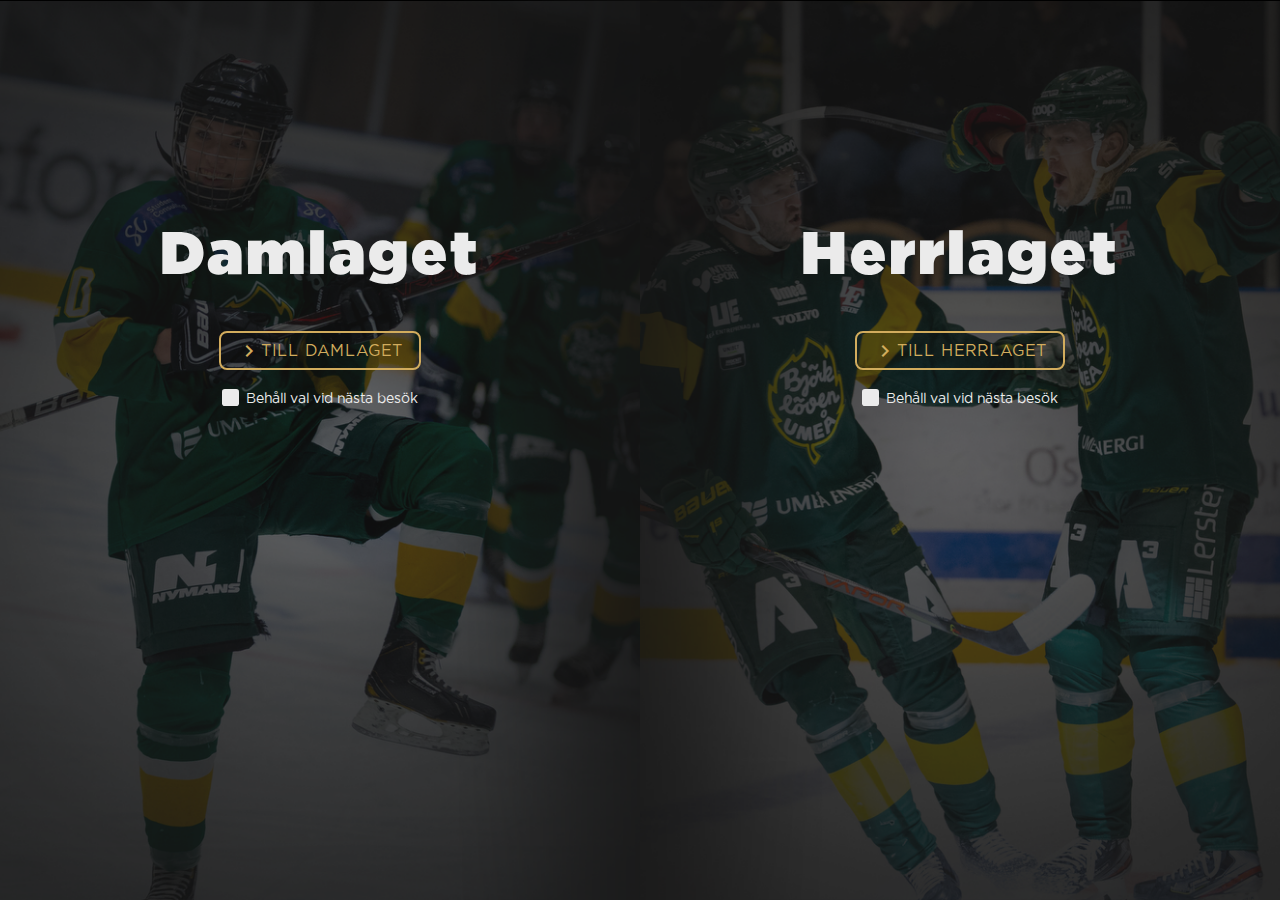
<file: index.html>
<!DOCTYPE html>
<html lang="sv">
  <head>
    <meta charset="UTF-8">
    <meta name="viewport" content="width=device-width, initial-scale=1.0">
    <meta name="description" content="Välkommen till hela Umeås hockeylag.">
    <meta name="keywords" content="Björklöven, Löven, Green Devils, Hockey, Ishockey, Umeå">
    <meta name="author" content="Fredric Birgersson">
    <link rel="stylesheet" href="css/style.css">
    <link rel="stylesheet" href="css/responsiveness.css">
    <link rel="shortcut icon" type="image/x-icon" href="favicon.ico">
    <link href="https://fonts.googleapis.com/icon?family=Material+Icons" rel="stylesheet">
    <title>IF Björklöven | Välkommen!</title>
  </head>

  <body>
    <!-- Index page background -->
    <div class="index-bg">
      <div class="index-bg-1">
        <h1>Damlaget</h1>
        <a href="ladies.html" class="btn-secondary"><i class="material-icons icon-align-to-text">chevron_right</i>TILL DAMLAGET</a>
        <form> 
          <input type="checkbox" name="ladies" value="ladies" id="ladies">
          <label for="ladies">Behåll val vid nästa besök</label> 
        </form>
      </div>

      <div class="index-bg-2">
        <h1>Herrlaget</h1>
        <a href="mens.html" class="btn-secondary"><i class="material-icons icon-align-to-text">chevron_right</i>TILL HERRLAGET</a>
        <form> 
          <input type="checkbox" name="mens" value="mens" id="mens">
          <label for="mens">Behåll val vid nästa besök</label> 
        </form>
      </div>

      <!-- <audio controls>
        <source src="/sound/ifb-audio.mp3" type="audio/mpeg">
      Your browser does not support the audio element.
      </audio> -->
    </div>
  </body>
  
</html>
</file>
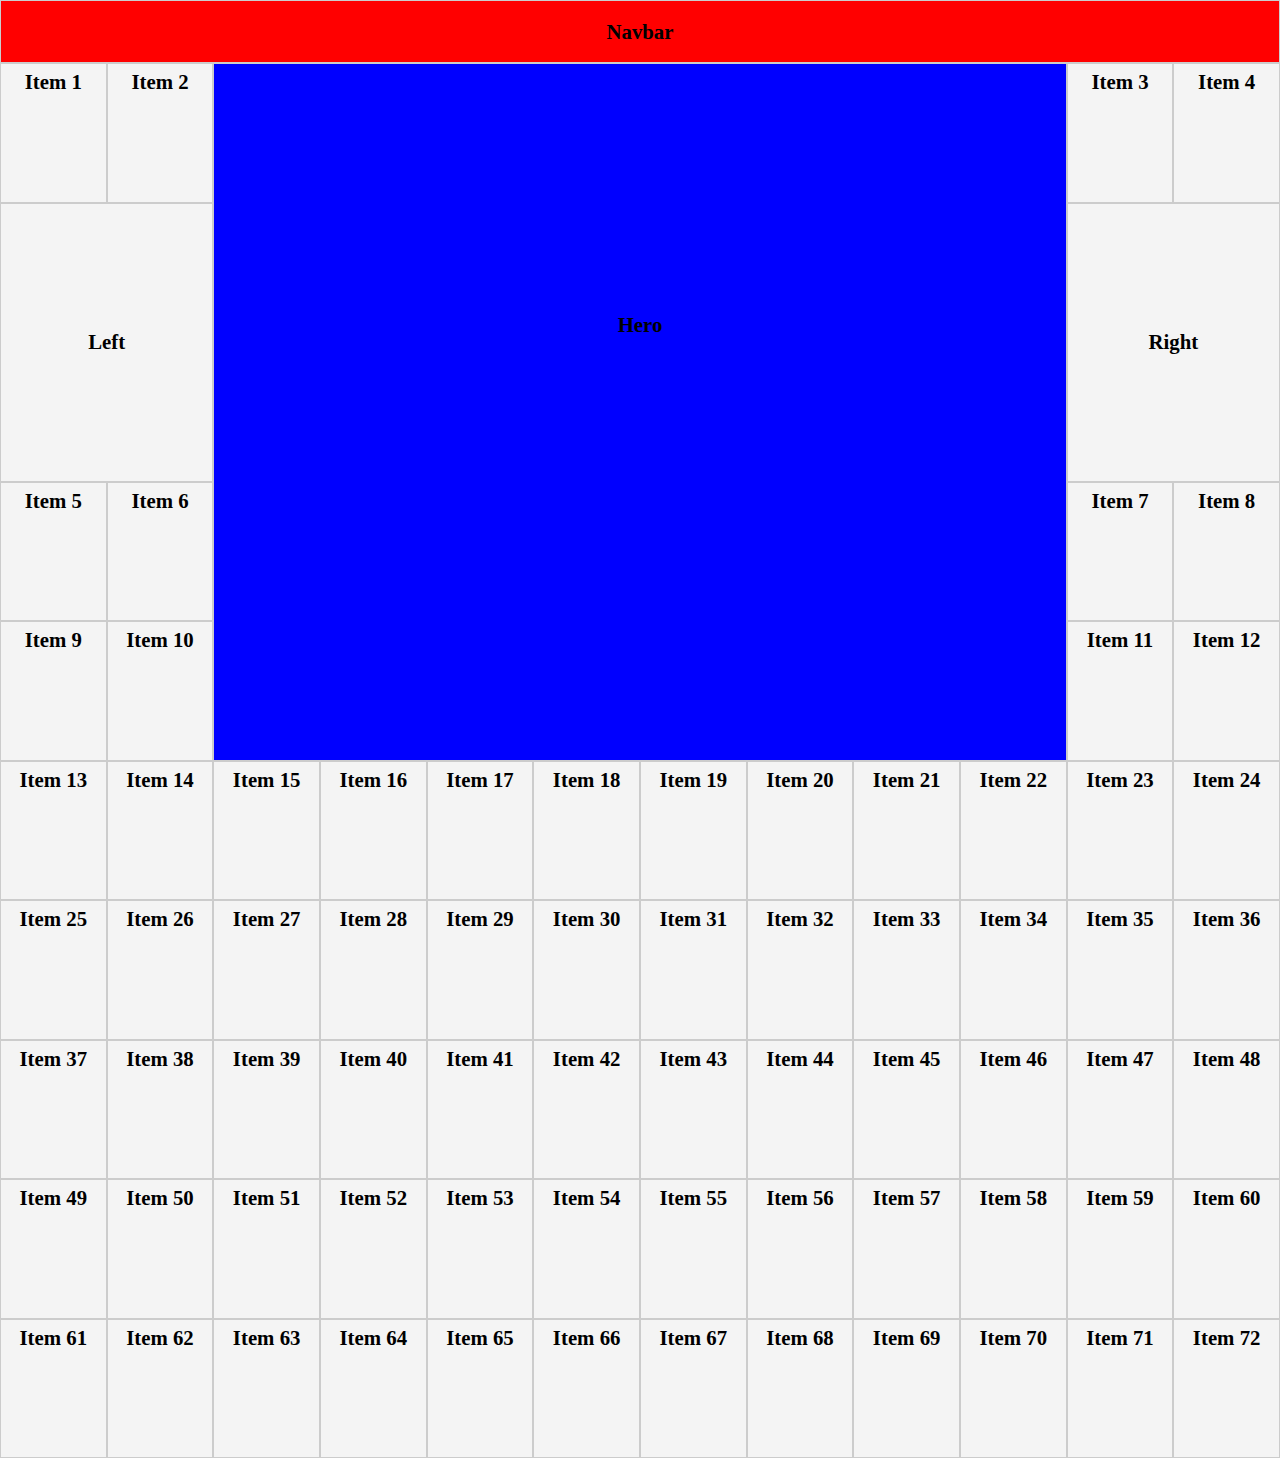
<file: grid-template.html>
<!DOCTYPE html>
<html lang="en">
<head>
  <meta charset="UTF-8">
  <meta name="viewport" content="width=device-width, initial-scale=1.0">
  <meta http-equiv="X-UA-Compatible" content="ie=edge">
  <title>Grid Span</title>
  <style>
    * {
      margin: 0;
      padding: 0;
      box-sizing: border-box;
    }
    .container {
      max-width: 1366px;
      margin: auto;
    }

    .grid {
      display: grid;
      grid-template-columns: repeat(12, 1fr);
      /* grid-gap: 1vh; */
      
    }

    .item {
      padding: 6px;
      border: #ccc 1px solid;
      background: #f4f4f4;
      font-size: 1.3rem;
      font-weight: bold;
      text-align: center;
      height: 15.5vh;
      
    }

    .hero {
      background: blue;
      height: 77.5vh;
      grid-column: 3 / span 8;
      grid-row: 2 / span 5;

      /* Centrera innehållet i cellen */
      display: flex;
      justify-content: center; /* Horisontellt */
      align-items: center; /* Vertikalt */
      padding-bottom: 20vh;
    }

    .navbar {
      /* grid-column-start: 1;
      grid-column-end: 4;

      grid-row-start: 1;
      grid-row-end: 3; */

      grid-column: 1 / span 12;
      height: 7vh;

      background: red;

      /* Centrera innehållet i cellen */
      display: flex;
      justify-content: center; /* Horisontellt */
      align-items: center; /* Vertikalt */
    }

    .left {
      grid-column: 1 / span 2;
      grid-row: 3 / span 2;
      height: 31vh;

      /* Centrera innehållet i cellen */
      display: flex;
      justify-content: center; /* Horisontellt */
      align-items: center; /* Vertikalt */
    }

    .right {
      grid-column: 11 / span 2;
      grid-row: 3 / span 2;
      height: 31vh;

      /* Centrera innehållet i cellen */
      display: flex;
      justify-content: center; /* Horisontellt */
      align-items: center; /* Vertikalt */
    }



  </style>
</head>
<body>
  <div class="container">

  <div class="grid">
    <div class="item navbar">Navbar


    </div>
    <div class="item hero">Hero</div>
    <aside class="item left">Left</aside>
    <aside class="item right">Right</aside>

    <div class="item">Item 1</div>
    <div class="item">Item 2</div>
    <div class="item">Item 3</div>
    <div class="item">Item 4</div>
    <div class="item">Item 5</div>
    <div class="item">Item 6</div>
    <div class="item">Item 7</div>
    <div class="item">Item 8</div>
    <div class="item">Item 9</div>
    <div class="item">Item 10</div>
    <div class="item">Item 11</div>
    <div class="item">Item 12</div>
    <div class="item">Item 13</div>
    <div class="item">Item 14</div>
    <div class="item">Item 15</div>
    <div class="item">Item 16</div>
    <div class="item">Item 17</div>
    <div class="item">Item 18</div>
    <div class="item">Item 19</div>
    <div class="item">Item 20</div>
    <div class="item">Item 21</div>
    <div class="item">Item 22</div>
    <div class="item">Item 23</div>
    <div class="item">Item 24</div>
    <div class="item">Item 25</div>
    <div class="item">Item 26</div>
    <div class="item">Item 27</div>
    <div class="item">Item 28</div>
    <div class="item">Item 29</div>
    <div class="item">Item 30</div>
    <div class="item">Item 31</div>
    <div class="item">Item 32</div>
    <div class="item">Item 33</div>
    <div class="item">Item 34</div>
    <div class="item">Item 35</div>
    <div class="item">Item 36</div>
    <div class="item">Item 37</div>
    <div class="item">Item 38</div>
    <div class="item">Item 39</div>
    <div class="item">Item 40</div>
    <div class="item">Item 41</div>
    <div class="item">Item 42</div>
    <div class="item">Item 43</div>
    <div class="item">Item 44</div>
    <div class="item">Item 45</div>
    <div class="item">Item 46</div>
    <div class="item">Item 47</div>
    <div class="item">Item 48</div>
    <div class="item">Item 49</div>
    <div class="item">Item 50</div>
    <div class="item">Item 51</div>
    <div class="item">Item 52</div>
    <div class="item">Item 53</div>
    <div class="item">Item 54</div>
    <div class="item">Item 55</div>
    <div class="item">Item 56</div>
    <div class="item">Item 57</div>
    <div class="item">Item 58</div>
    <div class="item">Item 59</div>
    <div class="item">Item 60</div>
    <div class="item">Item 61</div>
    <div class="item">Item 62</div>
    <div class="item">Item 63</div>
    <div class="item">Item 64</div>
    <div class="item">Item 65</div>
    <div class="item">Item 66</div>
    <div class="item">Item 67</div>
    <div class="item">Item 68</div>
    <div class="item">Item 69</div>
    <div class="item">Item 70</div>
    <div class="item">Item 71</div>
    <div class="item">Item 72</div>
  </div>

</div>
</body>
</html>
</file>
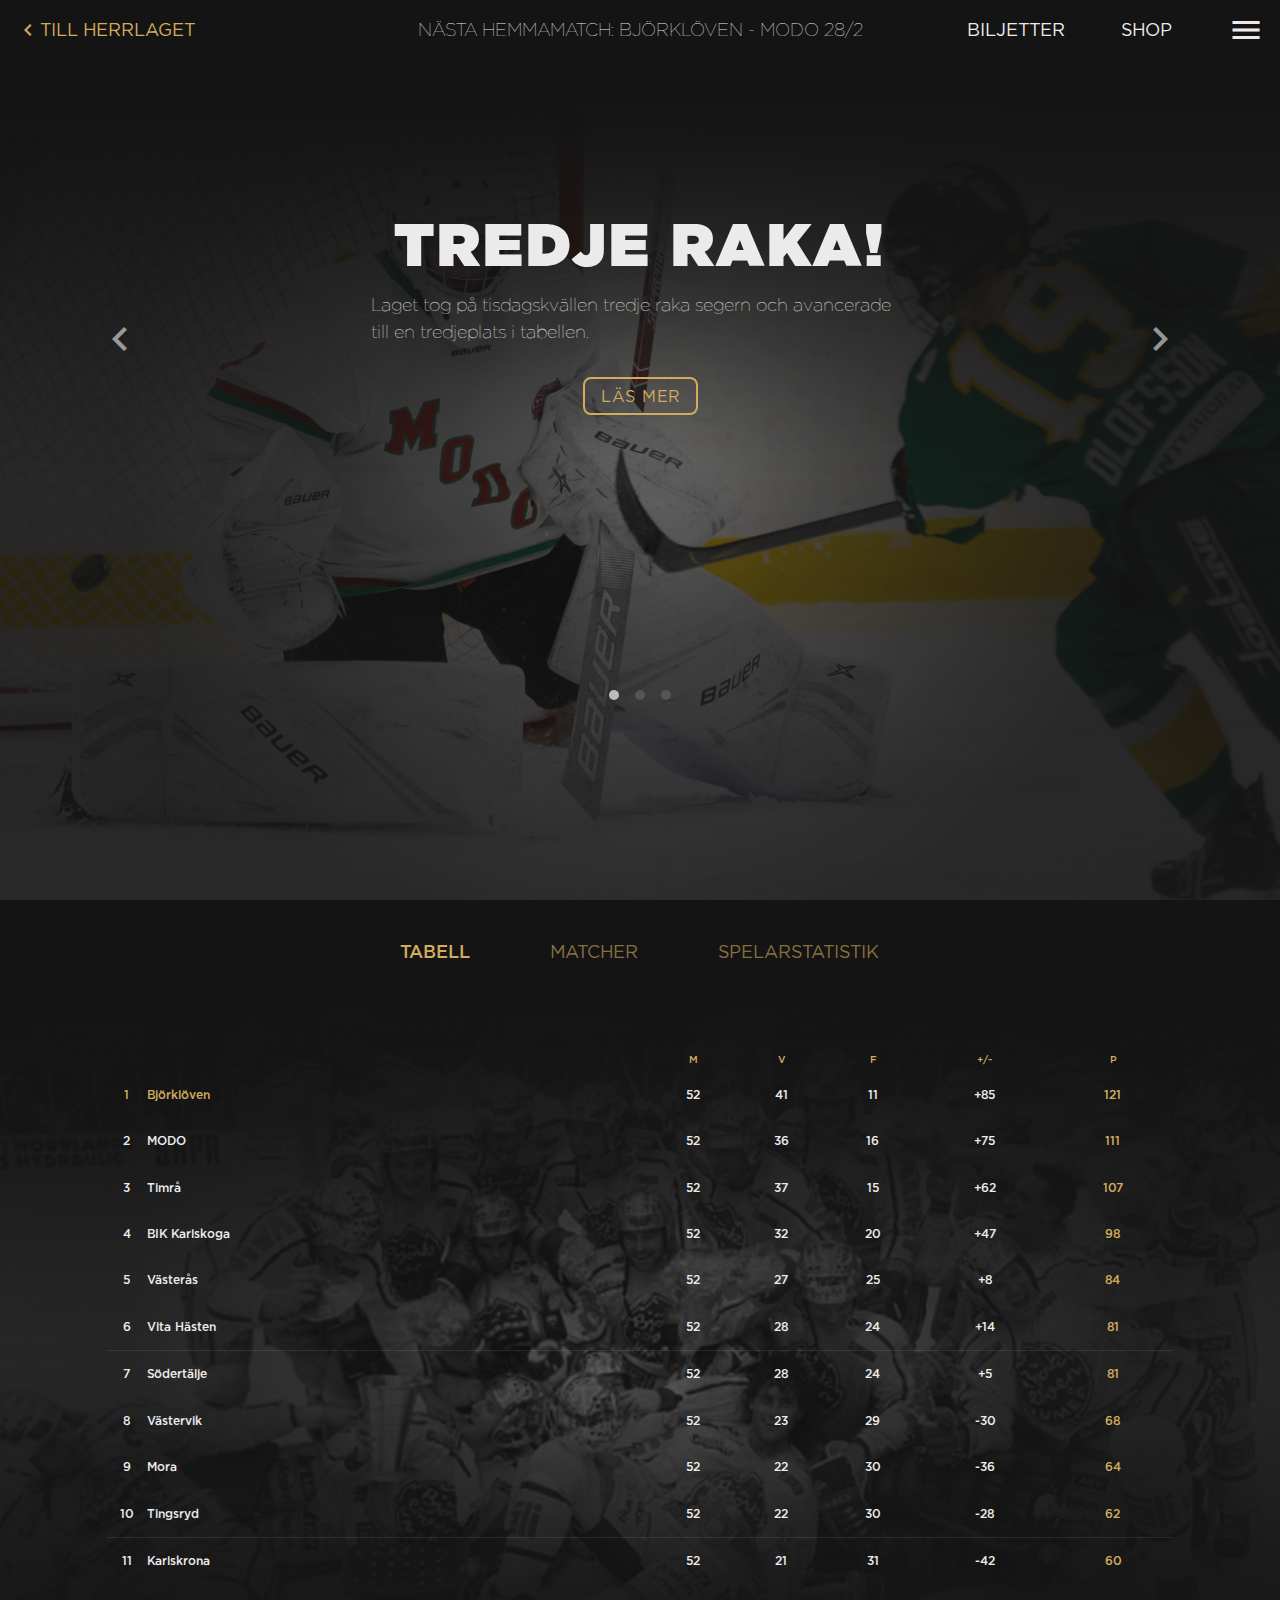
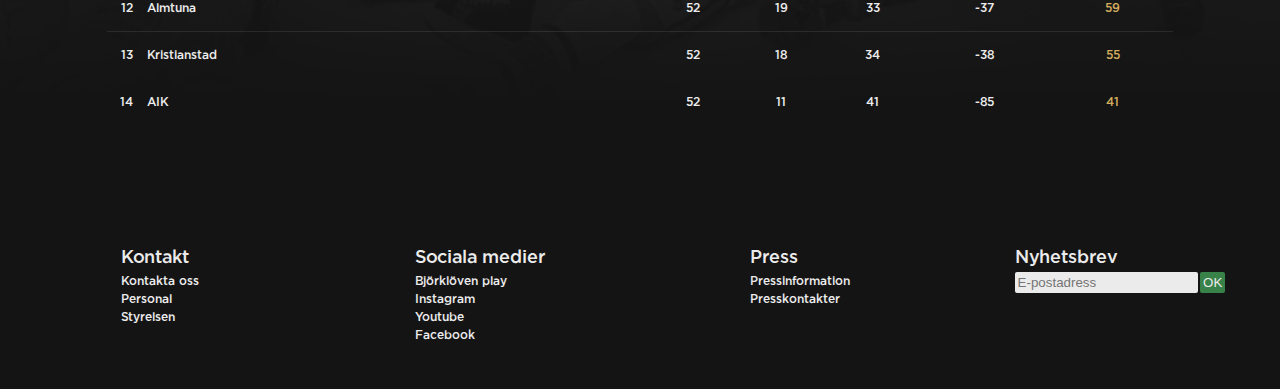
<file: ladies.html>
<!DOCTYPE html>
<html lang="sv">
<head>
  <meta charset="UTF-8">
  <meta name="viewport" content="width=device-width, initial-scale=1.0">
  <meta name="description" content="Välkommen till IF Björklöven herrars officiella hemsida.">
  <meta name="keywords" content="Björklöven, Löven, Green Devils, Hockey, Ishockey, Umeå">
  <meta name="author" content="Fredric Birgersson">
  <link rel="stylesheet" href="css/style.css">
  <link rel="stylesheet" href="css/responsiveness.css">
  <link rel="shortcut icon" type="image/x-icon" href="favicon.ico">
  <link href="https://fonts.googleapis.com/icon?family=Material+Icons" rel="stylesheet">
  <title>IF Björklöven Dam | Välkommen!</title>
  <script
  src="https://code.jquery.com/jquery-3.5.1.min.js"
  integrity="sha256-9/aliU8dGd2tb6OSsuzixeV4y/faTqgFtohetphbbj0="
  crossorigin="anonymous" defer></script>
    <script src="/scripts/app.js" defer></script>
</head>
<body>
  <!-- Navigation bar -->
  <div class="container">
    <nav class="main-nav">
      <a href="mens.html" class="navbtn-ladies"><i class="material-icons icon-align-to-text">chevron_left</i>TILL HERRLAGET</a>
      <a href="#" class="next-game tickets-btn"><p>NÄSTA HEMMAMATCH: BJÖRKLÖVEN - MODO 28/2</p></a>
      <ul>
        <li><a href="#" class="navbtn-primary not-implemented">BILJETTER</a></li>
        <li><a href="#" class="navbtn-secondary not-implemented">SHOP</a></li>
        <li><a href="#" id="hamburger"><i class="material-icons icon-align-to-text hamburger-menu md-36">menu</i></a></li>
      </ul>
    </nav>
  </div>

  <!-- First page sliding articles -->
  <div class="carousel">
    <div class="slider">

      <section>
        <div class="ladies-bg">
          <div class="text-content">
            <h1>TREDJE RAKA!</h1>
            <h2></h2>
            <p>Laget tog på tisdagskvällen tredje raka segern och avancerade till en tredjeplats i tabellen.</p>
            <span> <!-- Span to place buttons next to each other -->
              <!-- <a href="#" class="btn-primary tickets-btn">KÖP BILJETT</a> -->
              <a href="#" class="btn-secondary not-implemented">LÄS MER</a>
            </span>
          </div>
        </div>
      </section>

      <section>
        <div class="ladies-bg">
          <div class="text-content">
            <h1>TREDJE RAKA!</h1>
            <h2></h2>
            <p>Laget tog på tisdagskvällen tredje raka segern och avancerade till en tredjeplats i tabellen.</p>
            <span> <!-- Span to place buttons next to each other -->
              <!-- <a href="#" class="btn-primary tickets-btn">KÖP BILJETT</a> -->
              <a href="#" class="btn-secondary not-implemented">LÄS MER</a>
            </span>
          </div>
        </div>
      </section>

      <section>
        <div class="ladies-bg">
          <div class="text-content">
            <h1>TREDJE RAKA!</h1>
            <h2></h2>
            <p>Laget tog på tisdagskvällen tredje raka segern och avancerade till en tredjeplats i tabellen.</p>
            <span> <!-- Span to place buttons next to each other -->
              <!-- <a href="#" class="btn-primary tickets-btn">KÖP BILJETT</a> -->
              <a href="#" class="btn-secondary not-implemented">LÄS MER</a>
            </span>
          </div>
        </div>
      </section>

    </div> <!-- Slider -->
    <div class="controls">
      
      <span class="chevron left"><i class="material-icons md-48">chevron_left</i></span>
      <span class="chevron right"><i class="material-icons md-48">chevron_right</i></span>
      
      <ul>
        <li class="selected"></li>
        <li></li>
        <li></li>
      </ul>
    </div> 

  </div> <!-- carousel -->
        


  <!-- Table and statistics -->
  <section id="statistics">
    <div class="statistics-bg">
      <div class="container">
        <div class="grid">
          <div class="statistics-menu">
            <ul>
              <li><a href="#statistics"><h3 style="font-weight: 400;">TABELL</h3></a></li>
              <li><a href="#statistics" class="not-implemented"><h3 style="opacity: 0.6;">MATCHER</h3></a></li>
              <li><a href="#statistics" class="not-implemented"><h3 style="opacity: 0.6;">SPELARSTATISTIK</h3></a></li>
            </ul>
            
          </div>
          <table>
            <tr class="heading">
              <th></th>
              <th></th>
              <th>M</th>
              <th>V</th>
              <th>F</th>
              <th>+/-</th>
              <th>P</th>
            </tr>
            <tr>
              <td class="ranking ifb">1</td>
              <td class="left-align ifb">Björklöven</td>
              <td>52</td>
              <td>41</td>
              <td>11</td>
              <td>+85</td>
              <td class="points">121</td>
            </tr>
            <tr>
              <td>2</td>
              <td class="left-align">MODO</td>
              <td>52</td>
              <td>36</td>
              <td>16</td>
              <td>+75</td>
              <td class="points">111</td>
            </tr>
            <tr>
              <td>3</td>
              <td class="left-align">Timrå</td>
              <td>52</td>
              <td>37</td>
              <td>15</td>
              <td>+62</td>
              <td class="points">107</td>
            </tr>
            <tr>
              <td>4</td>
              <td class="left-align">BIK Karlskoga</td>
              <td>52</td>
              <td>32</td>
              <td>20</td>
              <td>+47</td>
              <td class="points">98</td>
            </tr>
            <tr>
              <td>5</td>
              <td class="left-align">Västerås</td>
              <td>52</td>
              <td>27</td>
              <td>25</td>
              <td>+8</td>
              <td class="points">84</td>
            </tr>
            <tr class="border">
              <td>6</td>
              <td class="left-align">Vita Hästen</td>
              <td>52</td>
              <td>28</td>
              <td>24</td>
              <td>+14</td>
              <td class="points">81</td>
            </tr>
            <tr>
              <td>7</td>
              <td class="left-align">Södertälje</td>
              <td>52</td>
              <td>28</td>
              <td>24</td>
              <td>+5</td>
              <td class="points">81</td>
            </tr>
            <tr>
              <td>8</td>
              <td class="left-align">Västervik</td>
              <td>52</td>
              <td>23</td>
              <td>29</td>
              <td>-30</td>
              <td class="points">68</td>
            </tr>
            <tr>
              <td>9</td>
              <td class="left-align">Mora</td>
              <td>52</td>
              <td>22</td>
              <td>30</td>
              <td>-36</td>
              <td class="points">64</td>
            </tr>
            <tr class="border">
              <td>10</td>
              <td class="left-align">Tingsryd</td>
              <td>52</td>
              <td>22</td>
              <td>30</td>
              <td>-28</td>
              <td class="points">62</td>
            </tr>
            <tr>
              <td>11</td>
              <td class="left-align">Karlskrona</td>
              <td>52</td>
              <td>21</td>
              <td>31</td>
              <td>-42</td>
              <td class="points">60</td>
            </tr>
            <tr class="border">
              <td>12</td>
              <td class="left-align">Almtuna</td>
              <td>52</td>
              <td>19</td>
              <td>33</td>
              <td>-37</td>
              <td class="points">59</td>
            </tr>
            <tr>
              <td>13</td>
              <td class="left-align">Kristianstad</td>
              <td>52</td>
              <td>18</td>
              <td>34</td>
              <td>-38</td>
              <td class="points">55</td>
            </tr>
            <tr>
              <td>14</td>
              <td class="left-align">AIK</td>
              <td>52</td>
              <td>11</td>
              <td>41</td>
              <td>-85</td>
              <td class="points">41</td>
            </tr>
            
          </table>
        </div>
      </div>
    </div>
  </section>
  
  <footer>
    <div class="container flex">

      <div class="footer-column">
        <ul>
          <li><h3>Kontakt</h3></li>
          <li><a href="#footer">Kontakta oss</a></li>
          <li><a href="#footer">Personal</a></li>
          <li><a href="#footer">Styrelsen</a></li>
        </ul>
      </div>
      
      <div class="footer-column">
        <ul>
          <li><h3>Sociala medier</h3></li>
          <li><a href="#footer">Björklöven play</a></li>
          <li><a href="#footer">Instagram</a></li>
          <li><a href="#footer">Youtube</a></li>
          <li><a href="#footer">Facebook</a></li>
        </ul>
      </div>
      
      <div class="footer-column">
        <ul>
          <li><h3>Press</h3></li>
          <li><a href="#footer">Pressinformation</a></li>
          <li><a href="#footer">Presskontakter</a></li>
        </ul>
      </div>

      <div class="footer-column">
        <ul>
          <li><h3>Nyhetsbrev</h3></li>
          <li>
            <form>
              <input type="text" name="mail" id="mail" placeholder="E-postadress">
              <input type="submit" value="OK">
            </form>
          </li>
        </ul>
      </div>
    </div>
  </footer>

  <!-- Tickets modal -->
  <div class="modal-backdrop">
  </div>
  <div class="modal tickets">
    <a href="#" class="modal-backbtn"><i class="material-icons">clear</i></a>
    <h2>BILJETTER</h2>
    <h3>Björklöven - Modo</h3>
    <h3 class="date">Fredag 28 Februari</h3>

    <form action="#">
      <table>
        <tr>
          <td class="ticket-form-c1">
            <div class="custom-select">
            <select name="nr-of-tickets" id="nr-of-tickets">
            <option value="0">0</option>
            <option value="1">1</option>
            <option value="2">2</option>
            <option value="3">3</option>
            <option value="4">4</option>
            <option value="5">5</option>
            <option value="6">6</option>
            <option value="7">7</option>
            <option value="8">8</option>
            <option value="9">9</option>
            <option value="10">10</option>
            </select>
          </div>
          </td>
          <td>
            <label for="nr-of-tickets"><p>Antal</p></label>
          </td>
        </tr>
        <tr>
          <td class="ticket-form-c1 radio-column">
            <input type="radio" id="sitting" name="ticket-type" value="sitting">
          </td>
          <td>
            <label for="male"><p>Sittplats</p></label><br>
          </td>
        </tr>
        <tr>
          <td class="ticket-form-c1 radio-column">
            <input type="radio" id="standing" name="ticket-type" value="standing">
          </td>
          <td>
            <label for="female"><p>Ståplats</p></label><br>
          </td>
        </tr>
      </table>
    </form>

    <div class="box">
      <ul>
        <li><p>Din order innehåller:</p></li>
        <li>&#8226;<p id="box-r1"></p></li>
        <li>&#8226;<p id="box-r2"></p></li>
      </ul>

      <div class="edit">
        <a href="#" class="edit-btn"><p>Ändra</p></a>
        <p> | </p>
        <a href="#" class="edit-btn"><p>Se arenakarta</p></a>
      </div>
    </div>

    <div class="price"><p><span class="grey">Totalbelopp </span> <span id="calculated-price">0</span> SEK</p></div>
    <a href="#" class="btn-primary payment-btn">TILL BETALNING</a>
  </div>

  <!-- Hamburger menu -->

  <!-- Background -->
  <div class="hamburger-bg">
    <!-- CSS Grid Container-->
    <div class="container">    
      <!-- CSS Grid-->
      <div class="grid">
        
        <!-- Navigation bar -->
        <nav id="menu-nav">
          <a href="mens.html"><i class="material-icons icon-align-to-text back-menu md-36">clear</i></a>
        </nav>
        <!-- Menu -->
        <section id="menu">
          <ul>
            <li><a href="#" class="not-implemented"><h1>BILJETTER</h1></a></li>
            <li><a href="#" class="not-implemented"><h1>SOUVENIRSHOP</h1></a></li>
            <li><a href="mens.html#statistics"><h1>TABELL & STATISTK</h1></a></li>
            <li><a href="#"><h1>NYHETER</h1></a></li>
            <li><a href="ladies.html"><h1>DAMLAGET</h1></a></li>
          </ul>
        </section>

      </div>
    </div>
  </div>

  <!-- Not yet implemented modal -->
  <!-- bara att kalla på modal-backdrop, behöver ej köras igen -->
  <div class="modal not-implemented-modal">
    <a href="#" class="modal-backbtn"><i class="material-icons">clear</i></a>
    <h2>Whopsie!</h2>
    <p>This one is not yet implemented.</p>
    <img src="img/grimacing-emoji.png" alt="Whopsie!">
    <a href="#" class="btn-primary payment-btn later">I'LL CHECK IT OUT LATER</a>

  </div>
</body>
</html>
</file>
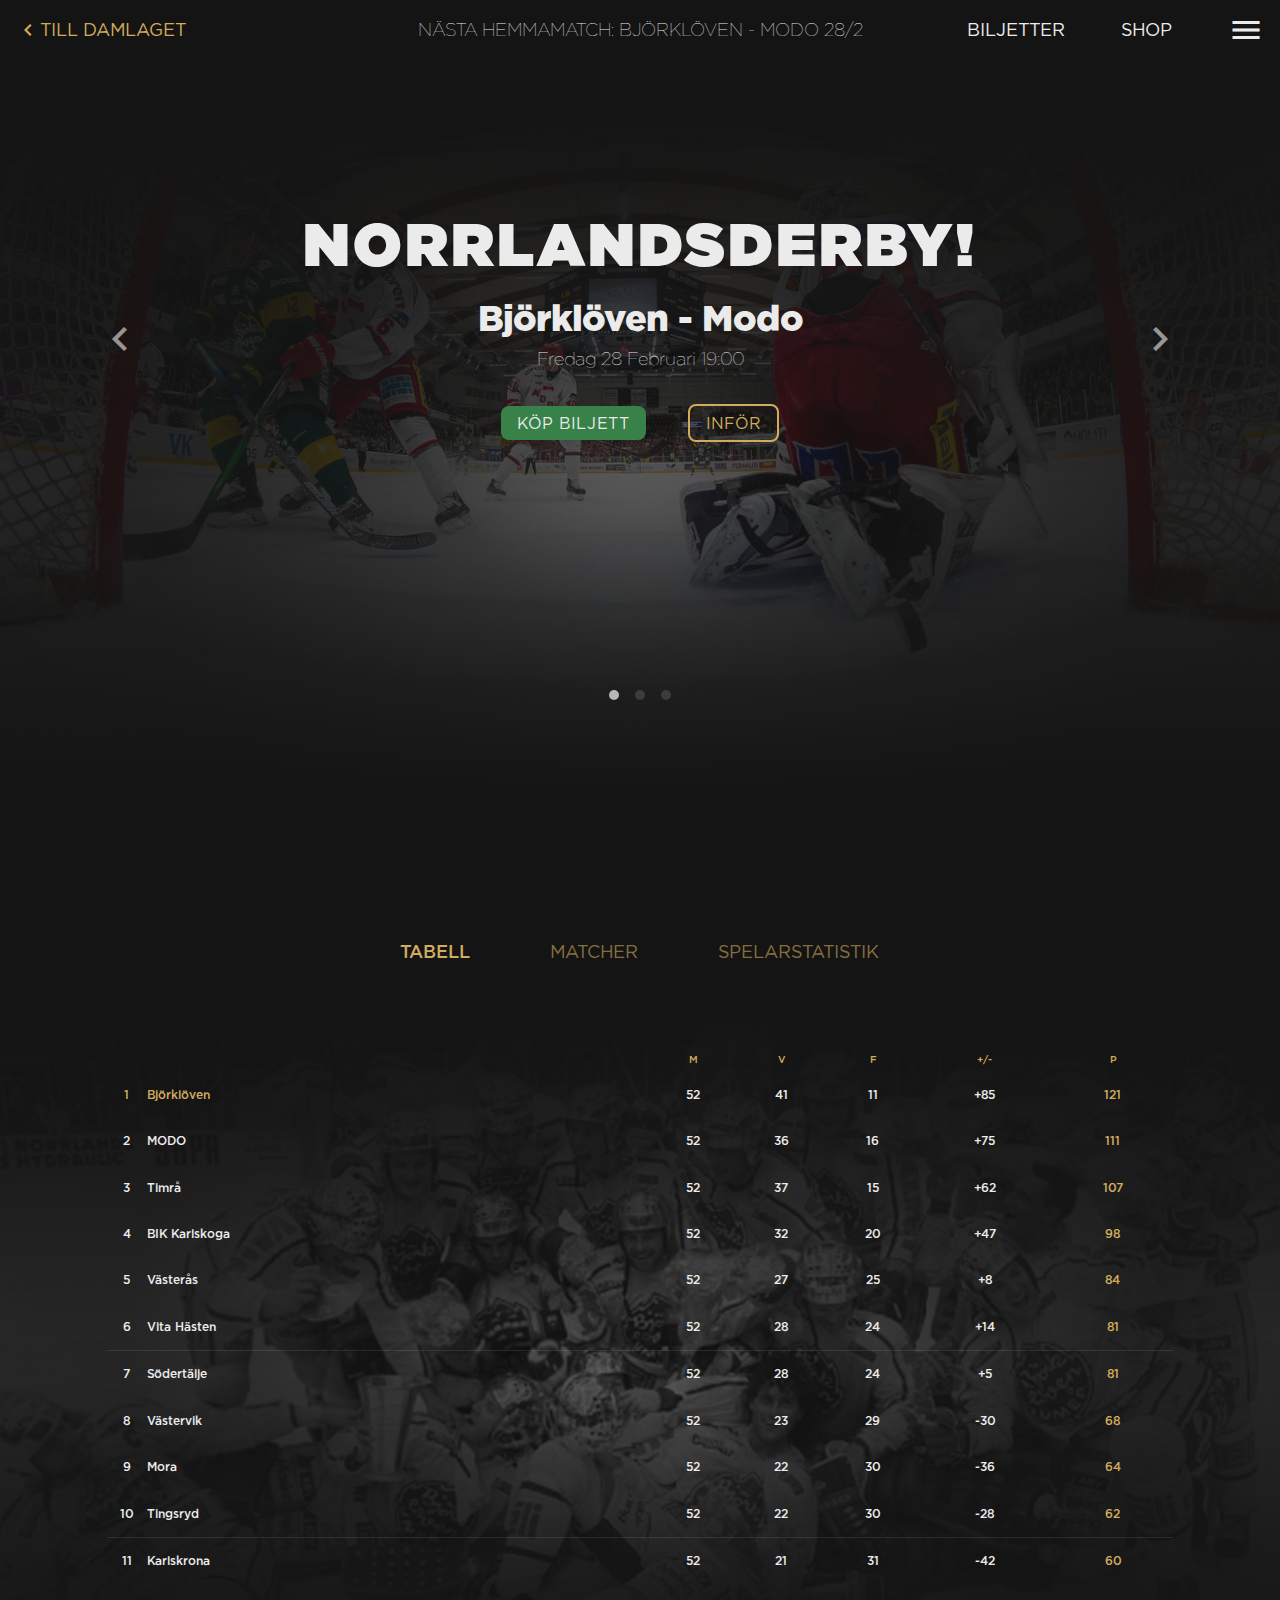
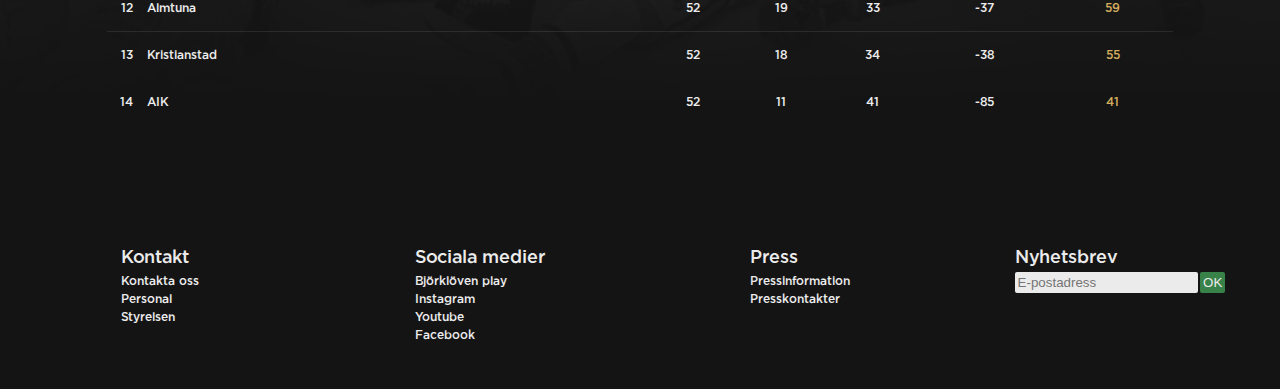
<file: mens.html>
<!DOCTYPE html>
<html lang="sv">
<head>
  <meta charset="UTF-8">
  <meta name="viewport" content="width=device-width, initial-scale=1.0">
  <meta name="description" content="Välkommen till IF Björklöven herrars officiella hemsida.">
  <meta name="keywords" content="Björklöven, Löven, Green Devils, Hockey, Ishockey, Umeå">
  <meta name="author" content="Fredric Birgersson">
  <link rel="stylesheet" href="css/style.css">
  <link rel="stylesheet" href="css/responsiveness.css">
  <link rel="shortcut icon" type="image/x-icon" href="favicon.ico">
  <link href="https://fonts.googleapis.com/icon?family=Material+Icons" rel="stylesheet">
  <title>IF Björklöven Herr | Välkommen!</title>
  <script
src="https://code.jquery.com/jquery-3.5.1.min.js"
integrity="sha256-9/aliU8dGd2tb6OSsuzixeV4y/faTqgFtohetphbbj0="
crossorigin="anonymous" defer></script>
  <script src="/scripts/app.js" defer></script>
</head>
<body>
  <!-- Navigation bar -->
  <div class="container">
    <nav class="main-nav">
      <a href="ladies.html" class="navbtn-ladies"><i class="material-icons icon-align-to-text">chevron_left</i>TILL DAMLAGET</a>
      <a href="#" class="next-game tickets-btn"><p>NÄSTA HEMMAMATCH: BJÖRKLÖVEN - MODO 28/2</p></a>
      <ul>
        <li><a href="#" class="navbtn-primary not-implemented">BILJETTER</a></li>
        <li><a href="#" class="navbtn-secondary not-implemented">SHOP</a></li>
        <li><a href="#" id="hamburger"><i class="material-icons icon-align-to-text hamburger-menu md-36">menu</i></a></li>
      </ul>
    </nav>
  </div>

  <!-- Front page background -->

  <!-- First page sliding articles -->
  <div class="carousel">
    <div class="slider">

      <section>
        <div class="hero-bg-1">
          <div class="text-content">
            <h1>NORRLANDSDERBY!</h1>
            <h2>Björklöven - Modo</h2>
            <p>Fredag 28 Februari 19:00</p>
            <span> <!-- Span to place buttons next to each other -->
              <a href="#" class="btn-primary tickets-btn">KÖP BILJETT</a>
              <a href="#" class="btn-secondary not-implemented">INFÖR</a>
            </span>
          </div>
        </div>
      </section>

      <section>
        <div class="hero-bg-2">
          <div class="text-content">
            <h1>NYTT I SHOPEN!</h1>
            <h2>Lucky Liss t-shirt!</h2>
            <p>Publikfavoriten Olle Liss har dedikerats en alldeles egen t-shirt. Souveniren finns endast i limiterad upplaga, skynda och köp innan den tar slut!</p>
            <span> <!-- Span to place buttons next to each other -->
              <a href="#" class="btn-secondary not-implemented">TILL SHOPEN</a>
            </span>
          </div>
        </div>
      </section>

      <section>
        <div class="hero-bg-3">
          <div class="text-content">
            <h1>SEGER MOT TIMRÅ!</h1>
            <h2></h2>
            <p>Björklöven tog på tisdagen tredje raka seger, mycket tack vare en fullsatt A3 Arena. Timrå stod för motståndet och slutresultatet skrevs till 4-1.</p>
            <span> <!-- Span to place buttons next to each other -->
              <a href="#" class="btn-secondary not-implemented">HÖJPUNKTER</a>
              <a href="#" class="btn-secondary not-implemented">LÄS MER</a>
            </span>
          </div>
        </div>
      </section>

    </div> <!-- Slider -->
    <div class="controls">
      
      <span class="chevron left"><i class="material-icons md-48">chevron_left</i></span>
      <span class="chevron right"><i class="material-icons md-48">chevron_right</i></span>
      
      <ul>
        <li class="selected"></li>
        <li></li>
        <li></li>
      </ul>
    </div> 

  </div> <!-- carousel -->
        


  <!-- Table and statistics -->
  <section id="statistics">
    <div class="statistics-bg">
      <div class="container">
        <div class="grid">
          <div class="statistics-menu">
            <ul>
              <li><a href="#statistics"><h3 style="font-weight: 400;">TABELL</h3></a></li>
              <li><a href="#statistics" class="not-implemented"><h3 style="opacity: 0.6;">MATCHER</h3></a></li>
              <li><a href="#statistics" class="not-implemented"><h3 style="opacity: 0.6;">SPELARSTATISTIK</h3></a></li>
            </ul>
            
          </div>
          <table>
            <tr class="heading">
              <th></th>
              <th></th>
              <th>M</th>
              <th>V</th>
              <th>F</th>
              <th>+/-</th>
              <th>P</th>
            </tr>
            <tr>
              <td class="ranking ifb">1</td>
              <td class="left-align ifb">Björklöven</td>
              <td>52</td>
              <td>41</td>
              <td>11</td>
              <td>+85</td>
              <td class="points">121</td>
            </tr>
            <tr>
              <td>2</td>
              <td class="left-align">MODO</td>
              <td>52</td>
              <td>36</td>
              <td>16</td>
              <td>+75</td>
              <td class="points">111</td>
            </tr>
            <tr>
              <td>3</td>
              <td class="left-align">Timrå</td>
              <td>52</td>
              <td>37</td>
              <td>15</td>
              <td>+62</td>
              <td class="points">107</td>
            </tr>
            <tr>
              <td>4</td>
              <td class="left-align">BIK Karlskoga</td>
              <td>52</td>
              <td>32</td>
              <td>20</td>
              <td>+47</td>
              <td class="points">98</td>
            </tr>
            <tr>
              <td>5</td>
              <td class="left-align">Västerås</td>
              <td>52</td>
              <td>27</td>
              <td>25</td>
              <td>+8</td>
              <td class="points">84</td>
            </tr>
            <tr class="border">
              <td>6</td>
              <td class="left-align">Vita Hästen</td>
              <td>52</td>
              <td>28</td>
              <td>24</td>
              <td>+14</td>
              <td class="points">81</td>
            </tr>
            <tr>
              <td>7</td>
              <td class="left-align">Södertälje</td>
              <td>52</td>
              <td>28</td>
              <td>24</td>
              <td>+5</td>
              <td class="points">81</td>
            </tr>
            <tr>
              <td>8</td>
              <td class="left-align">Västervik</td>
              <td>52</td>
              <td>23</td>
              <td>29</td>
              <td>-30</td>
              <td class="points">68</td>
            </tr>
            <tr>
              <td>9</td>
              <td class="left-align">Mora</td>
              <td>52</td>
              <td>22</td>
              <td>30</td>
              <td>-36</td>
              <td class="points">64</td>
            </tr>
            <tr class="border">
              <td>10</td>
              <td class="left-align">Tingsryd</td>
              <td>52</td>
              <td>22</td>
              <td>30</td>
              <td>-28</td>
              <td class="points">62</td>
            </tr>
            <tr>
              <td>11</td>
              <td class="left-align">Karlskrona</td>
              <td>52</td>
              <td>21</td>
              <td>31</td>
              <td>-42</td>
              <td class="points">60</td>
            </tr>
            <tr class="border">
              <td>12</td>
              <td class="left-align">Almtuna</td>
              <td>52</td>
              <td>19</td>
              <td>33</td>
              <td>-37</td>
              <td class="points">59</td>
            </tr>
            <tr>
              <td>13</td>
              <td class="left-align">Kristianstad</td>
              <td>52</td>
              <td>18</td>
              <td>34</td>
              <td>-38</td>
              <td class="points">55</td>
            </tr>
            <tr>
              <td>14</td>
              <td class="left-align">AIK</td>
              <td>52</td>
              <td>11</td>
              <td>41</td>
              <td>-85</td>
              <td class="points">41</td>
            </tr>
            
          </table>
        </div>
      </div>
    </div>
  </section>
  
  <footer>
    <div class="container flex">

      <div class="footer-column">
        <ul>
          <li><h3>Kontakt</h3></li>
          <li><a href="#footer">Kontakta oss</a></li>
          <li><a href="#footer">Personal</a></li>
          <li><a href="#footer">Styrelsen</a></li>
        </ul>
      </div>
      
      <div class="footer-column">
        <ul>
          <li><h3>Sociala medier</h3></li>
          <li><a href="#footer">Björklöven play</a></li>
          <li><a href="#footer">Instagram</a></li>
          <li><a href="#footer">Youtube</a></li>
          <li><a href="#footer">Facebook</a></li>
        </ul>
      </div>
      
      <div class="footer-column">
        <ul>
          <li><h3>Press</h3></li>
          <li><a href="#footer">Pressinformation</a></li>
          <li><a href="#footer">Presskontakter</a></li>
        </ul>
      </div>

      <div class="footer-column">
        <ul>
          <li><h3>Nyhetsbrev</h3></li>
          <li>
            <form>
              <input type="text" name="mail" id="mail" placeholder="E-postadress">
              <input type="submit" value="OK">
            </form>
          </li>
        </ul>
      </div>
    </div>
  </footer>

  <!-- Tickets modal -->
  <div class="modal-backdrop">
  </div>
  <div class="modal tickets">
    <a href="#" class="modal-backbtn"><i class="material-icons">clear</i></a>
    <h2>BILJETTER</h2>
    <h3>Björklöven - Modo</h3>
    <h3 class="date">Fredag 28 Februari</h3>

    <form action="#">
      <table>
        <tr>
          <td class="ticket-form-c1">
            <div class="custom-select">
            <select name="nr-of-tickets" id="nr-of-tickets">
            <option value="0">0</option>
            <option value="1">1</option>
            <option value="2">2</option>
            <option value="3">3</option>
            <option value="4">4</option>
            <option value="5">5</option>
            <option value="6">6</option>
            <option value="7">7</option>
            <option value="8">8</option>
            <option value="9">9</option>
            <option value="10">10</option>
            </select>
          </div>
          </td>
          <td>
            <label for="nr-of-tickets"><p>Antal</p></label>
          </td>
        </tr>
        <tr>
          <td class="ticket-form-c1 radio-column">
            <input type="radio" id="sitting" name="ticket-type" value="sitting">
          </td>
          <td>
            <label for="male"><p>Sittplats</p></label><br>
          </td>
        </tr>
        <tr>
          <td class="ticket-form-c1 radio-column">
            <input type="radio" id="standing" name="ticket-type" value="standing">
          </td>
          <td>
            <label for="female"><p>Ståplats</p></label><br>
          </td>
        </tr>
      </table>
    </form>

    <div class="box">
      <ul>
        <li><p>Din order innehåller:</p></li>
        <li>&#8226;<p id="box-r1"></p></li>
        <li>&#8226;<p id="box-r2"></p></li>
      </ul>

      <div class="edit">
        <a href="#" class="edit-btn"><p>Ändra</p></a>
        <p> | </p>
        <a href="#" class="edit-btn"><p>Se arenakarta</p></a>
      </div>
    </div>

    <div class="price"><p><span class="grey">Totalbelopp </span> <span id="calculated-price">0</span> SEK</p></div>
    <a href="#" class="btn-primary payment-btn">TILL BETALNING</a>
  </div>

  <!-- Hamburger menu -->

  <!-- Background -->
  <div class="hamburger-bg">
    <!-- CSS Grid Container-->
    <div class="container">    
      <!-- CSS Grid-->
      <div class="grid">
        
        <!-- Navigation bar -->
        <nav id="menu-nav">
          <a href="mens.html"><i class="material-icons icon-align-to-text back-menu md-36">clear</i></a>
        </nav>
        <!-- Menu -->
        <section id="menu">
          <ul>
            <li><a href="#" class="not-implemented"><h1>BILJETTER</h1></a></li>
            <li><a href="#" class="not-implemented"><h1>SOUVENIRSHOP</h1></a></li>
            <li><a href="mens.html#statistics"><h1>TABELL & STATISTK</h1></a></li>
            <li><a href="#"><h1>NYHETER</h1></a></li>
            <li><a href="ladies.html"><h1>DAMLAGET</h1></a></li>
          </ul>
        </section>

      </div>
    </div>
  </div>

  <!-- Not yet implemented modal -->
  <!-- bara att kalla på modal-backdrop, behöver ej köras igen -->
  <div class="modal not-implemented-modal">
    <a href="#" class="modal-backbtn"><i class="material-icons">clear</i></a>
    <h2>Whopsie!</h2>
    <p>This one is not yet implemented.</p>
    <img src="img/grimacing-emoji.png" alt="Whopsie!">
    <a href="#" class="btn-primary payment-btn later">I'LL CHECK IT OUT LATER</a>

  </div>



</body>
</html>
</file>
<file: css/style.css>
:root {
  --primary-color: #388149;
  --primary-color-dark: #347643;
  --secondary-color: #D2AC5D;
  --secondary-color-dark: #BF9D55;
  --light-color: #EBEBEB;
  --light-color-menu: #C2C2C2;
  --dark-color: #141414; /* 87% high emphasis */
  --dark-color-medium: #575757; /* 60% medium emphasis */
  --dark-color-disabled: #8F8F8F; /* 38% disabled */
  
  
  --max-width: 1366px;  
  font-size: 10px;
}

* {
  margin: 0;
  padding: 0;
  box-sizing: border-box;
}


/* Utility */

.container {
  max-width: var(--max-width);
  margin: auto;
  overflow: hidden;
}

footer .flex {
  display: flex;
  width: 100%;
  justify-content: space-between;
}

.grid {
  display: grid;
  grid-template-columns: repeat(12, 1fr);
  grid-template-rows: repeat(12, 1fr);
  height: 100vh;
  width: 100vw;
  max-width: var(--max-width);
}

/* Fonts and text */

@font-face {
  font-family: gotham;
  src: url(/fonts/Gotham-Ultra.otf);
  font-style: ultra;
  font-weight: 900;
}

@font-face {
  font-family: gotham;
  src: url(/fonts/Gotham-Black.otf);
  font-style: _black;
  font-weight: 700;
}

@font-face {
  font-family: gotham;
  src: url(/fonts/Gotham-Medium.otf);
  font-style: medium;
  font-weight: 400;
}

@font-face {
  font-family: gotham;
  src: url(/fonts/Gotham-Book.otf);
  font-style: book;
  font-weight: 200;
}
@font-face {
  font-family: gotham;
  src: url(/fonts/Gotham-Thin.otf);
  font-style: thin;
  font-weight: 100;
}

h1 {
  font-family: gotham;
  font-weight: 900;
  color: var(--light-color);
  font-size: 6rem;
  letter-spacing: 0.4rem;
}

h2 {
  font-family: gotham;
  font-weight: 700;
  color: var(--light-color);
  font-size: 3.6rem;
}

h3 {
  font-family: gotham;
  font-weight: 200;
  color: var(--light-color);
  font-size: 1.8rem;
}

p {
  font-family: gotham;
  font-weight: 100;
  color: var(--light-color);
  font-size: 1.8rem;
  /* display: inline-block;  */

}

body {
  line-height: 1.5;
  background: var(--light-color);
}

ul {
  list-style: none; /* Removes the dots */
}

img {
  width: 100%;
}

a {
  text-decoration: none;
}

/* Buttons */

.btn-primary {
  display: inline-block;
  font-family: gotham;
  font-weight: 200;
  font-size: 1.6rem;
  letter-spacing: 0.1rem;
  color: var(--light-color);
  background: var(--primary-color);
  border-radius: 0.8rem;
  padding: 6px 16px 4px 16px;
  margin: 30px 20px 10px 20px;
}

.btn-primary:hover {
  background: var(--primary-color-dark);
}

.btn-secondary {
  display: inline-block;
  font-family: gotham;
  font-weight: 200;
  font-size: 1.6rem;
  letter-spacing: 0.1rem;
  color: var(--secondary-color);
  background: transparent;
  border: solid 2px;
  border-radius: 0.8rem;
  padding: 6px 16px 4px 16px;
  margin: 30px 20px 10px 20px;
}

.btn-secondary:hover {
  color: var(--secondary-color-dark);
}

/* Backgrounds */

.index-bg {
  display: flex;
  align-items: center;
}

.index-bg-1 {
  width: 50vw;
  height: 100vh;
  background: url('../img/ladies-calm.png') no-repeat center center/cover;

  /*Center the content in cell */
  display: flex;
  flex-direction: column;
  justify-content: center; /* Horisontellt */
  align-items: center; /* Vertikalt */  
  padding-bottom: 30vh;

}

.index-bg-2 {
  width: 50vw;
  height: 100vh;
  background: url('../img/mens-calm.png') no-repeat center center/cover;

  /*Center the content in cell */
  display: flex;
  flex-direction: column;
  justify-content: center; /* Horisontellt */
  align-items: center; /* Vertikalt */ 
  
  padding-bottom: 30vh;
}

.ladies-bg {
  background: url('../img/ifb-modo-ladies.png') no-repeat center center/cover;
  height: 100vh; 
}

.statistics-bg {
  background: url('../img/smguld.png') no-repeat center center/cover;
  height: 100vh;
}

/* Navigation */

.main-nav {
  z-index: 1;
  font-family: gotham;
  font-weight: 200;
  font-size: 1.8rem;
  grid-column: 1 / span 12;
  height: 7vh;
  max-width: var(--max-width);

  /* Nav-bar consits of its own grid */
  display: grid;
  grid-template-columns: repeat(12, 1fr);

  /* Center items in cell vertically */
  align-items: center; 
  position: absolute;
}

.main-nav .navbtn-ladies {
  color: var(--secondary-color);
  grid-column: 1 / span 3;
  text-transform: uppercase;
  margin-left: 1.6rem;
}

.main-nav .navbtn-ladies:hover {
  color: var(--secondary-color-dark);
}

.main-nav a {
  vertical-align: middle;
}

.main-nav .next-game {
  grid-column: 4 / span 6;
  text-align: center;
}

.next-game p {
  display: inline;
}

.main-nav .next-game p:hover {
  border-bottom: 2px solid var(--primary-color);
}

.main-nav ul {
  grid-column: 10 / span 3;
  display: flex; /* To place links next to each other instead of on top of */
  justify-content: flex-end;
  margin-top: 0.8rem;
}

.main-nav ul li a {
  margin: 4rem;
  margin-right: 1.6rem; /* The link to the far right should be at the end of container */
  color: var(--light-color);
}

.main-nav .navbtn-primary:hover {
  border-bottom: 2px solid var(--secondary-color);
}

.main-nav .navbtn-secondary:hover {
  border-bottom: 2px solid var(--primary-color);
}

.main-nav  .hamburger-menu {
  font-size: 3.6rem;
  bottom: 0.6rem;
}

/* Carousel */

.carousel {
  height: 100vh;
  position: relative;
  margin: auto;
  overflow: hidden;
}

.slider {
  height: 100%;
  width: 300%; /* 100 x antalet sections i slidern */
  display: flex;
  transition: all 0.3s;
}

.slider section {
  flex-basis: 100%;
}

section .hero-bg-1 {
  background: url('../img/ifb-modo.png') no-repeat center center/cover;
  height: 100vh; 

}

section .hero-bg-2 {
  background: url('../img/liss.png') no-repeat center center/cover;
  height: 100vh; 
}

section .hero-bg-3 {
  background: url('../img/timra.png') no-repeat center center/cover;
  height: 100vh; 
}

section .text-content {
  height: 70vh;
  width: 70%;
  max-width: 956px;
  padding-top: 22.5vh;
  margin: auto;
  overflow: hidden;  

  /*Center the content in cell */
  display: flex;
  flex-direction: column;
  align-items: center; /* Vertikalt */  
}

.text-content p {
  max-width: 60%;
}


.controls .chevron {
  color: var(--light-color);
  opacity: 0.6;
  position: absolute;
  top: 35%;
  cursor: pointer;
}

.controls .chevron.left {
  left: 96px;
  width: 1000px;
}

.controls .chevron.right {
  right: 96px;
}

.controls ul {
  position: absolute;
  bottom: 192px;
  left: 50%;
  transform: translate(-50%);
  display: flex;
}

.controls ul li {
  width: 10px;
  height: 10px;
  background: var(--light-color);
  opacity: 0.15;
  border-radius: 50px;
  margin: 8px;
  cursor: pointer;
}

.controls ul li.selected {
  opacity: 0.75;
}

/* Hamburger menu */

#menu {
  position: absolute;
  left: 50%;
  top: 40%;
  transform: translate(-50%, -40%);
  text-align: center;
  display: none;
}


#menu-nav {
  font-family: gotham;
  font-weight: 200;
  font-size: 1.8rem;
  color: var(--light-color);

  position: absolute;
  right: 48px;
  top: 16px;

  display: none;
}

#menu ul li a h1 {
  color: var(--light-color-menu);
  letter-spacing: 0.4rem;
}

#menu ul li a h1:hover {
  color: var(--light-color);
}

/* Index page */

input[type=checkbox] + label {
  color: var(--light-color);
  font-family: gotham;
  font-weight: 200;
  font-size: 1.4rem;
  padding: 6px;
  
  display: block;
  margin: 0.2em;
  cursor: pointer;
}

input[type=checkbox] {
  display: none;
}

input[type=checkbox] + label:before{
  content: "\2714";
  border-radius: 0.2em;
  display: inline-block;
  width: 1em;
  height: 1em;
  padding-left: 0.1em;
  padding-bottom: 0.2em;
  padding-right: 0.1em;
  margin-right: 0.5em;
  color: transparent;
  background-color: var(--light-color);
  transition: .2s;
}

input[type=checkbox] + label:active:before {
  transform: scale(0);
}


input[type=checkbox]:checked + label:before {
  background-color: var(--primary-color);
  color: var(--light-color);
}



audio {
  position: absolute;
  top: 5%;
  left: 50%;
  transform: translate(-50%, -5%);
}

/* Icons */

.material-icons.md-48 { font-size: 4.8rem; }

.material-icons.md-36 { font-size: 3.6rem; }

.material-icons.md-24 { 
  font-size: 2.4rem; 
}


/* Center icon with text */
.material-icons, .icon-text {
  vertical-align: middle;
}

/* Center icon with text */
.icon-align-to-text {
  position:relative;
  bottom:0.1rem;
} 

.back-menu {
  color: var(--light-color);
  font-size: 3.6rem;
  bottom: 0.6rem;
}


/* Statistics */
#statistics h3 {
  color: var(--secondary-color);
}

.statistics-menu {
  grid-column: 1 / span 12;
  grid-row: 1;
  height: 7vh;
  display: flex;
  flex-direction: column;
  align-items: center; /* Vertikalt */
  margin: 0;
}

.statistics-menu ul {
  display: flex; /* To place links next to each other instead of on top of */
  justify-content: flex-end;
}

.statistics-menu ul li {
  margin: 4rem;
}


#statistics table {
  /* position: absolute;
  left: 50%;
  top: 50%;
  transform: translate(-50%, -50%); */
  font-family: gotham;
  grid-column: 2 / span 10;
  grid-row: 3 / span 9;
  border-collapse: collapse;
  width: 100%;
}

#statistics th{
  color: var(--secondary-color);
  font-weight: 400;
  font-size: 1rem;
}

#statistics td {
  color: var(--light-color);
  font-size: 1.2rem;
  font-weight: 400;
  text-align: center;
  padding: 0.7rem 0;
}

#statistics td.ifb {
  color: var(--secondary-color);
}

#statistics td.left-align {
  text-align: left;
  padding: 0;
}

#statistics td.points {
  color: var(--secondary-color);
}

#statistics td.ranking {
  width: 4rem;
}

#statistics tr.border {
  border-bottom: 1px solid rgba(235, 235, 235, 0.1);;
}

#statistics tr:hover {
  background: rgba(235, 235, 235, 0.05);
}

#statistics tr:hover:first-child {
  background: transparent;
}


/* Footer */

footer {
  background: var(--dark-color);
  color: var(--light-color);
}

footer h3 {
  font-weight: 400;
  font-size: 1.8rem;
}

footer .footer-column {
  width: 100%;
  padding: 5vh 0;
  /* border-top: rgba(235, 235, 235, 0.05) 1.5px solid; */

  display: flex;
  flex-direction: column;
  align-items: center; /* Vertikalt */  
}

.footer-column ul li a{
  color: var(--light-color);
  font-family: gotham;
  font-weight: 400;
  font-size: 1.2rem;
  
}

input[type=submit] {
  background-color: var(--primary-color);
  color: var(--light-color);
  border: transparent;
  padding: 3px;
  border-radius: 2px;
}

input[type=text] {
  border-radius: 2px;
  border: transparent;
  background-color: var(--light-color);
  padding: 3px;
}

/* Modal */

.modal {
  z-index: 3;
  display: none;
  position: fixed;
  top: 35%;
  left: 50%;
  transform: translate(-50%, -30%);
  
  width: 380px;
  height: 500px;
  background: var(--light-color);
  box-shadow: 10px 10px 10px rgba(0, 0, 0, 0.2);
}

.modal.not-implemented-modal {
  text-align: center;
}

.not-implemented-modal img {
  width: 150px;
  display: block;
  margin: 50px auto;

}

.modal-backdrop {
  z-index: 2;
  display: none;
  position: fixed;
  top: 0;
  left: 0;
  width: 100vw;
  height: 100vh;
  background: rgba(20, 20, 20, 0.9);
}

.modal h2, .modal.tickets h3{
  color: var(--dark-color);
  text-align: center;
}

.modal h2 {
  padding-top: 2rem;
}

.date {
  font-size: 1.2rem;
  color: var(--dark-color-medium);
}

.modal p {
  color: var(--dark-color);
  display: inline;
  font-weight: 400;
  font-size: 1.4rem;
}

.modal form {
  margin-left: 32px;
  margin-top: 16px;
}

.modal-backbtn {
  position: absolute;
  top: 6px;
  right: 6px;
  color: var(--dark-color); 
}

.ticket-form-c1 {
  width: 60px;
  height: 48px;
}

.radio-column {
  padding-left: 8px;
}



.box {
  width: 84%;
  height: 106px;
  display: none;
  position: absolute;
  left: 50%;
  transform: translate(-50%, 0%);
  bottom: 100px;
  margin: auto;
  background-color: rgb(250,250,250);
  overflow: hidden;
}

.box ul {
  margin: 0.4rem;
}

.box ul li {
  padding: 0.4rem;
}


.box ul li p {
  font-size: 1.2rem;
  color: var(--dark-color-medium);
}

.box ul li:first-child p {
  color: var(--dark-color);
}

.box .edit {
  position: absolute;
  top: 8px;
  right: 8px;
}

.edit p {
  font-size: 1rem;
}

.edit a p {
  color: var(--primary-color);
  text-decoration: underline;
}

.price {
  position: absolute;
  bottom: 55px;
  right: 40px;
}

.grey {
  /* font-size: 1rem; */
  /* color: var(--dark-color); */
  color: var(--dark-color-disabled);
}

.payment-btn {
  position: absolute;
  left: 50%;
  transform: translate(-50%, 0%);
  bottom: 16px;
  width: 85%;
  margin: auto;
  text-align: center;
}

.later, .later:hover {
  background: var(--dark-color);
}

/* Radio Buttons */

input[type='radio']:after {
  width: 15px;
  height: 15px;
  border-radius: 15px;
  top: -2px;
  left: -1px;
  position: relative;
  background-color: #fff;
  content: '';
  display: inline-block;
  visibility: visible;
  border: 0.2px solid var(--dark-color-disabled);
}

input[type='radio']:checked:after {
  width: 15px;
  height: 15px;
  border-radius: 15px;
  top: -2px;
  left: -1px;
  position: relative;
  background-color: var(--primary-color);
  content: '';
  display: inline-block;
  visibility: visible;
  border: 2px solid white;
}

/* Hamburger menu v2 */

.hamburger-bg {
  z-index: 2;
  display: none;
  position: absolute;
  top: 50%;
  left: 50%;
  transform: translate(-50%, -50%);
  width: 100px;
  height: 100px;
  background: var(--dark-color);
  overflow: hidden;
}
</file>
<file: css/responsiveness.css>
@media(max-width: 1115px) {
  .main-nav ul {
    grid-column: 12;
  }


  .main-nav ul li:nth-child(1), .main-nav ul li:nth-child(2) {
    display: none;
  }

  h1 {
    font-size: 4.8rem;
  }

  h2 {
    font-size: 2.4rem;
    font-weight: 400;

  }

  p {
    font-size: 1.4rem;
  }

  .main-nav p {
    font-size: 1.6rem;
  }

  .btn-primary {
    margin: 30px 10px 10px 15px;
  }

  .btn-secondary {
    margin: 30px 10px 10px 15px;
  }

}

@media(max-width: 910px) {
  .main-nav .navbtn-ladies {
    display: none;
  }

  .main-nav .next-game {
    grid-column: 1 / span 11;
    text-align: left;
    margin-left: 1rem;
    font-size: 1.6rem;
  }

  #menu {
    font-size: 3.4rem;
    line-height: 2;
  }

  h1 {
    font-size: 3.4rem;
  }

  h2 {
    font-size: 2.0rem;
  }

  p {
    font-size: 1.2rem;
  }

  .btn-primary {
   font-size: 1.4rem;
  }

  .btn-secondary {
    font-size: 1.4rem;
  }

  footer h3 {
    font-size: 1.4rem;
  }

  footer input[type=text] {
    width: 100px;
  }

  .chevron {
    display: none;
  }
  
}


@media(max-width: 600px) {
  .main-nav p {
    font-size: 1.1rem;
  }

  #menu {
    font-size: 2.4rem;
  }

  h1 {
    font-size: 2.4rem;
  }

  h2 {
    font-size: 2rem;
    padding-top: 0.4rem;
  }

  p {
    font-size: 1.2rem;
    padding-top: 0.2rem;
  }

  .hero-article p{
    width: 90vw;
  }

  .chevron-left, .chevron-right {
    display: none;
  }
  
  .hero-article {
    grid-column: 1 / span 12;
  }

  .btn-primary {
    margin: 20px 0px 10px 15px;
  }

  .btn-secondary {
    margin: 20px 0px 10px 15px;
  }

  .statistics-menu ul li {
    margin: 2rem;
  }

  footer .flex {
    flex-wrap: wrap;
  }

  footer .footer-column {
    width: 50vw;
  }

  .footer-column ul {
    margin-left: 6rem;
    width: 100%;
  }

  .index-bg {
    flex-direction: column;
  }

  .index-bg-1, .index-bg-2 {
    width: 100vw;
    height: 50vh;
    padding-bottom: 0;
  }

  section .text-content {
    width: 90%;
  }
  
  .text-content p {
    max-width: 80%;
  }  
}
</file>
